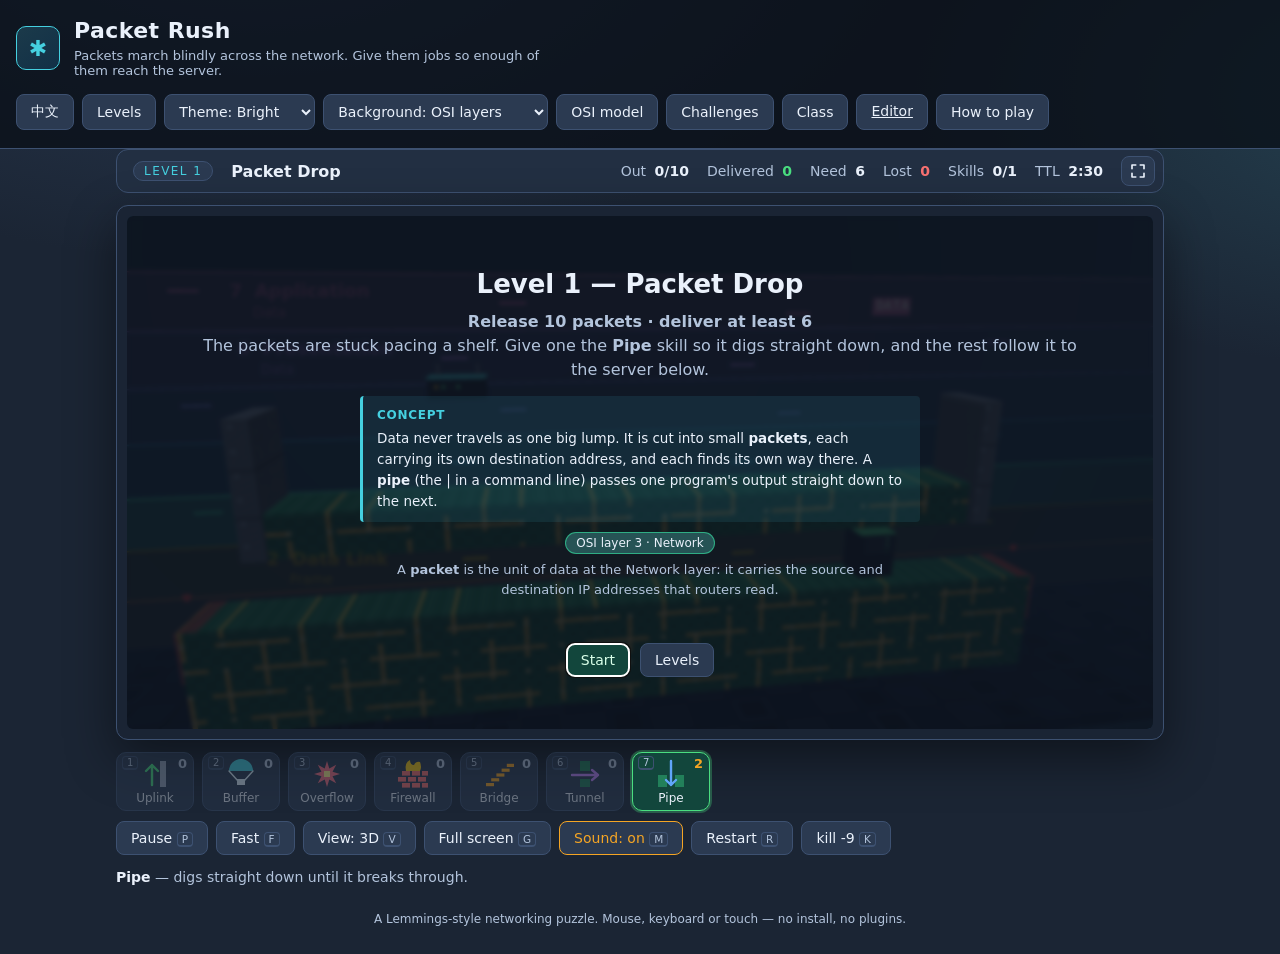
<file: index.html>
<!DOCTYPE html>
<html lang="en">
<head>
<meta charset="UTF-8">
<meta name="viewport" content="width=device-width, initial-scale=1.0, viewport-fit=cover">
<meta name="theme-color" content="#1b2534">
<meta name="mobile-web-app-capable" content="yes">
<meta name="apple-mobile-web-app-capable" content="yes">
<meta name="apple-mobile-web-app-status-bar-style" content="black-translucent">
<meta name="apple-mobile-web-app-title" content="Packet Rush">
<link rel="manifest" href="manifest.webmanifest">
<link rel="icon" href="icons/icon.svg" type="image/svg+xml">
<link rel="apple-touch-icon" href="icons/icon-180.png">
<title>Packet Rush — guide the packets to the server</title>
<link rel="stylesheet" href="css/base.css">
<link rel="stylesheet" href="css/game.css">
</head>
<body>

<header class="topbar">
  <div class="brand">
    <span class="logo">&#10033;</span>
    <div>
      <h1 data-t="app.title">Packet Rush</h1>
      <p data-t="app.tagline">Packets march blindly across the network. Give them jobs so enough of them reach the server.</p>
    </div>
  </div>
  <div class="topbar-actions">
    <button id="btn-lang" class="btn" title="Language / 语言">中文</button>
    <button id="btn-levels" class="btn" data-t="btn.levels">Levels</button>
    <label class="sr-only" for="theme-pick" data-t="theme.label">Theme</label>
    <select id="theme-pick" class="theme-pick" title="Theme">
      <option value="bright">Bright</option>
      <option value="dark">Dark</option>
      <option value="soft">Soft</option>
      <option value="energy">Energy</option>
      <option value="excited">Excited</option>
    </select>
    <label class="sr-only" for="backdrop-pick" data-t="bg.label">Background</label>
    <select id="backdrop-pick" class="theme-pick" title="Background">
      <option value="osi">OSI layers</option>
      <option value="tcpip">TCP/IP layers</option>
      <option value="datacentre">Data centre</option>
    </select>
    <button id="btn-osi" class="btn" data-t="btn.osi">OSI model</button>
    <button id="btn-challenges" class="btn" data-t="btn.challenges">Challenges</button>
    <button id="btn-class" class="btn" data-t="btn.class">Class</button>
    <a class="btn" href="editor.html" data-t="btn.editor">Editor</a>
    <button id="btn-help" class="btn" data-t="btn.help">How to play</button>
  </div>
</header>

<main class="rush">
  <div class="hud">
    <span id="hud-level" class="pill">Level 1</span>
    <strong id="hud-name" class="hud-name"></strong>
    <span class="hud-stat"><span data-t="hud.out">Out</span> <b id="hud-out">0</b></span>
    <span class="hud-stat"><span data-t="hud.in">Delivered</span> <b id="hud-in">0</b></span>
    <span class="hud-stat"><span data-t="hud.need">Need</span> <b id="hud-need">0</b></span>
    <span class="hud-stat"><span data-t="hud.lost">Lost</span> <b id="hud-lost">0</b></span>
    <span class="hud-stat"><span data-t="hud.skills">Skills</span> <b id="hud-skills">0</b></span>
    <span class="hud-stat" id="hud-resent-box" hidden><span data-t="hud.resent">Resent</span> <b id="hud-resent">0</b></span>
    <span class="hud-stat" id="hud-server-box" hidden><span data-t="hud.server">Server</span> <b id="hud-server">online</b></span>
    <span class="hud-stat"><span data-t="hud.ttl">TTL</span> <b id="hud-ttl">0:00</b></span>
    <button id="btn-full-hud" class="hud-full" type="button" title="Full screen" aria-label="Full screen">
      <svg viewBox="0 0 24 24" aria-hidden="true"><path class="fs-enter" d="M4 9V4h5M15 4h5v5M20 15v5h-5M9 20H4v-5"/><path class="fs-exit" d="M9 4v5H4M20 9h-5V4M15 20v-5h5M4 15h5v5"/></svg>
    </button>
  </div>

  <section class="stage rush-stage">
    <div id="viewport" class="viewport">
      <canvas id="world" width="800" height="400" aria-label="game world"></canvas>
      <canvas id="world3d" class="layer" width="800" height="400" aria-hidden="true" hidden></canvas>
      <canvas id="fx" class="layer fx" width="800" height="400" aria-hidden="true" hidden></canvas>
    </div>
    <div id="overlay" class="overlay hidden">
      <div class="overlay-card">
        <h2 id="ov-title"></h2>
        <p id="ov-goal"></p>
        <div id="ov-note" class="ov-note"></div>
        <div id="ov-osi" class="ov-osi"></div>
        <div id="ov-quiz" class="ov-quiz"></div>
        <p id="ov-stars" class="ov-stars" aria-live="polite"></p>
        <div id="ov-stats" class="ov-stats"></div>
        <div class="overlay-buttons">
          <button id="ov-primary" class="btn btn-primary"></button>
          <button id="ov-secondary" class="btn"></button>
        </div>
      </div>
    </div>
  </section>

  <div class="toolbar">
    <div id="skills" class="skills"></div>
    <div class="controls">
      <button id="btn-pause" class="btn ctl"><span data-t="ctl.pause">Pause</span> <kbd>P</kbd></button>
      <button id="btn-fast" class="btn ctl" aria-pressed="false"><span data-t="ctl.fast">Fast</span> <kbd>F</kbd></button>
      <button id="btn-view" class="btn ctl"><span>View: 3D</span> <kbd>V</kbd></button>
      <button id="btn-full" class="btn ctl" aria-pressed="false"><span data-t="ctl.full">Full screen</span> <kbd>G</kbd></button>
      <button id="btn-sound" class="btn ctl" aria-pressed="true"><span>Sound: on</span> <kbd>M</kbd></button>
      <span id="rate-box" class="rate-box" hidden>
        <button id="btn-rate-down" class="btn ctl" aria-label="Release slower">−</button>
        <span class="rate-read"><span data-t="ctl.rate">Rate</span> <b id="rate-val">1.0s</b></span>
        <button id="btn-rate-up" class="btn ctl" aria-label="Release faster">+</button>
      </span>
      <button id="btn-restart" class="btn ctl"><span data-t="ctl.restart">Restart</span> <kbd>R</kbd></button>
      <button id="btn-nuke" class="btn ctl nuke"><span data-t="ctl.nuke">kill -9</span> <kbd>K</kbd></button>
    </div>
  </div>

  <p id="skill-note" class="skill-note"></p>
  <p id="rotate-hint" class="rotate-hint" data-t="mobile.rotate">Turn your phone sideways for a bigger board.</p>
</main>

<dialog id="levels-dialog">
  <h2 data-t="levels.title">Levels</h2>
  <p class="muted" data-t="levels.sub">Deliver enough packets to unlock the next network.</p>
  <div id="daily" class="daily"></div>
  <div class="level-tabs" role="tablist">
    <button id="tab-layers" class="btn level-tab" role="tab" data-t="levels.byLayer">By OSI layer</button>
    <button id="tab-order" class="btn level-tab" role="tab" data-t="levels.inOrder">In order</button>
    <button id="tab-challenges" class="btn level-tab" role="tab" data-t="levels.challenges">Challenge Pack</button>
  </div>
  <div id="level-list" class="level-list"></div>
  <form method="dialog"><button class="btn" data-t="btn.close">Close</button></form>
</dialog>

<dialog id="osi-dialog" class="osi-dialog">
  <h2 data-t="osi.title">The OSI model</h2>
  <p class="muted" data-t="osi.sub">Seven layers, each with one job. Data travels down the stack to be sent and back up to be received.</p>
  <ol id="osi-stack" class="osi-stack"></ol>
  <div id="osi-extra" class="osi-extra"></div>
  <h3 class="osi-h3" data-t="tcpip.title">The TCP/IP model</h3>
  <div class="tcpip-wrap"><table id="tcpip-table" class="tcpip-table"></table></div>
  <div id="tcpip-extra" class="osi-extra"></div>
  <div class="osi-source"><span data-t="osi.source">Background reading:</span><ul id="osi-links"></ul></div>
  <form method="dialog"><button class="btn" data-t="btn.close">Close</button></form>
</dialog>

<dialog id="class-dialog" class="class-dialog">
  <h2 data-t="class.title">Classroom</h2>
  <p class="muted" data-t="class.sub">Enter your name and the class code your teacher gave you. When your teacher asks, copy your result code and send it to them — no account, nothing uploaded.</p>
  <div class="class-form">
    <label for="student-name"><span data-t="class.name">Your name</span><input id="student-name" autocomplete="name" maxlength="40"></label>
    <label for="class-code"><span data-t="class.code">Class code</span><input id="class-code" autocomplete="off" maxlength="20"></label>
  </div>
  <div id="class-summary" class="class-summary"></div>
  <label class="code-label" for="result-code" data-t="class.result">Your result code</label>
  <textarea id="result-code" class="result-code" rows="3" readonly></textarea>
  <div class="class-actions">
    <button id="btn-copy-code" class="btn btn-primary" data-t="class.copy">Copy result code</button>
    <a class="btn" href="teacher.html" data-t="class.teacher">Teacher page</a>
    <form method="dialog"><button class="btn" data-t="btn.close">Close</button></form>
  </div>
  <p id="copy-note" class="muted copy-note"></p>
</dialog>

<dialog id="help-dialog">
  <h2 data-t="help.title">How to play</h2>
  <p data-th="help.p1"></p>
  <p data-th="help.p2"></p>
  <p data-th="help.p3"></p>
  <p data-th="help.p4"></p>
  <div id="help-skills" class="help-skills"></div>
  <form method="dialog"><button class="btn" data-t="btn.close">Close</button></form>
</dialog>

<footer class="foot" data-t="foot.text">
  A Lemmings-style networking puzzle. Mouse, keyboard or touch &mdash; no install, no plugins.
</footer>

<script src="js/engine.js"></script>
<script src="js/levels.js"></script>
<script src="js/challenges.js"></script>
<script src="js/backdrop.js"></script>
<script src="js/layers.js"></script>
<script src="js/classroom.js"></script>
<script src="js/codec.js"></script>
<script src="js/render3d.js"></script>
<script src="js/main.js"></script>
</body>
</html>
</file>
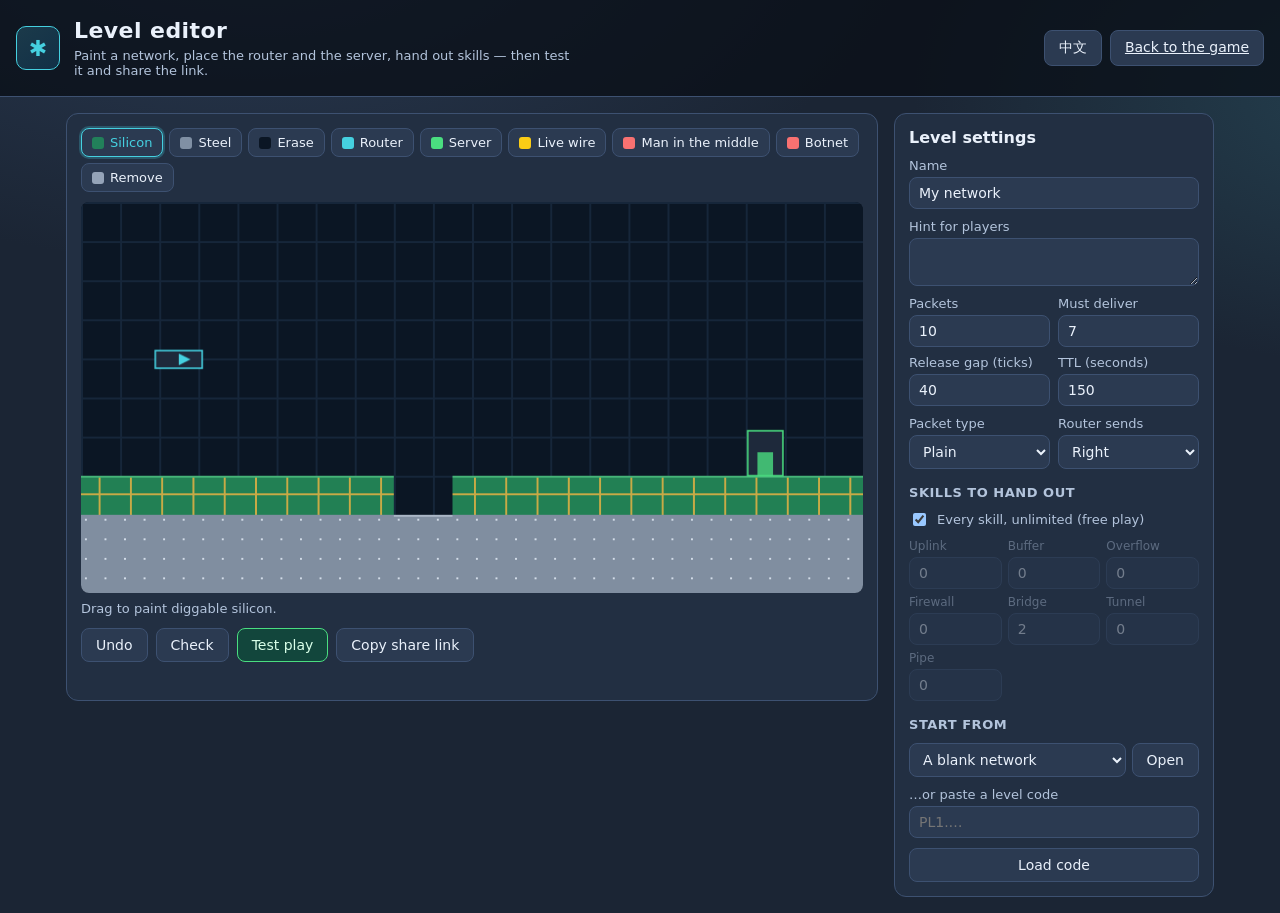
<file: editor.html>
<!DOCTYPE html>
<html lang="en">
<head>
<meta charset="UTF-8">
<meta name="viewport" content="width=device-width, initial-scale=1.0, viewport-fit=cover">
<title>Packet Rush — level editor</title>
<link rel="stylesheet" href="css/base.css">
<link rel="stylesheet" href="css/game.css">
<link rel="stylesheet" href="css/editor.css">
</head>
<body class="rush-bright">

<header class="topbar">
  <div class="brand">
    <span class="logo">&#10033;</span>
    <div>
      <h1 data-e="title">Level editor</h1>
      <p data-e="tagline">Paint a network, place the router and the server, hand out skills — then test it and share the link.</p>
    </div>
  </div>
  <div class="topbar-actions">
    <button id="btn-lang" class="btn">中文</button>
    <a class="btn" href="index.html" data-e="back">Back to the game</a>
  </div>
</header>

<main class="editor">
  <section class="ed-stage">
    <div id="tools" class="ed-tools" role="toolbar"></div>
    <canvas id="ed-canvas" width="800" height="400" aria-label="level canvas"></canvas>
    <p id="ed-hint" class="ed-hint"></p>
    <div class="ed-actions">
      <button id="btn-undo" class="btn" data-e="undo">Undo</button>
      <button id="btn-check" class="btn" data-e="check">Check</button>
      <button id="btn-test" class="btn btn-primary" data-e="test">Test play</button>
      <button id="btn-share" class="btn" data-e="share">Copy share link</button>
    </div>
    <ul id="ed-report" class="ed-report"></ul>
    <p id="ed-note" class="ed-note"></p>
  </section>

  <aside class="ed-panel">
    <h2 data-e="settings">Level settings</h2>
    <label><span data-e="name">Name</span><input id="f-name" maxlength="40"></label>
    <label><span data-e="goal">Hint for players</span><textarea id="f-goal" rows="2" maxlength="400"></textarea></label>
    <div class="ed-grid">
      <label><span data-e="count">Packets</span><input id="f-count" type="number" min="1" max="40"></label>
      <label><span data-e="need">Must deliver</span><input id="f-need" type="number" min="1" max="40"></label>
      <label><span data-e="rate">Release gap (ticks)</span><input id="f-rate" type="number" min="10" max="200"></label>
      <label><span data-e="ttl">TTL (seconds)</span><input id="f-ttl" type="number" min="10" max="600"></label>
    </div>
    <div class="ed-grid">
      <label><span data-e="types">Packet type</span>
        <select id="f-types">
          <option value="" data-e="tPlain">Plain</option>
          <option value="T" data-e="tTcp">TCP only</option>
          <option value="U" data-e="tUdp">UDP only</option>
          <option value="TU" data-e="tMix">TCP + UDP</option>
        </select>
      </label>
      <label><span data-e="dir">Router sends</span>
        <select id="f-dir">
          <option value="1" data-e="right">Right</option>
          <option value="-1" data-e="left">Left</option>
        </select>
      </label>
    </div>
    <h3 data-e="skills">Skills to hand out</h3>
    <label class="ed-check"><input id="f-unlimited" type="checkbox"> <span data-e="unlimited">Every skill, unlimited (free play)</span></label>
    <div id="f-skills" class="ed-skills"></div>
    <div id="f-botnet" class="ed-botnet" hidden>
      <h3 data-e="botnet">Botnet</h3>
      <div class="ed-grid">
        <label><span data-e="junk">Junk packets</span><input id="f-bcount" type="number" min="1" max="60"></label>
        <label><span data-e="jrate">Junk gap (ticks)</span><input id="f-brate" type="number" min="10" max="200"></label>
      </div>
      <label class="ed-check"><input id="f-filter" type="checkbox"> <span data-e="filter">Firewalls drop junk only</span></label>
    </div>
    <h3 data-e="load">Start from</h3>
    <div class="ed-load">
      <select id="f-start"></select>
      <button id="btn-start" class="btn" data-e="open">Open</button>
    </div>
    <label><span data-e="paste">…or paste a level code</span><input id="f-code" placeholder="PL1.…" spellcheck="false"></label>
    <button id="btn-load" class="btn" data-e="loadCode">Load code</button>
  </aside>
</main>

<script src="js/engine.js"></script>
<script src="js/levels.js"></script>
<script src="js/codec.js"></script>
<script src="js/editor.js"></script>
</body>
</html>
</file>
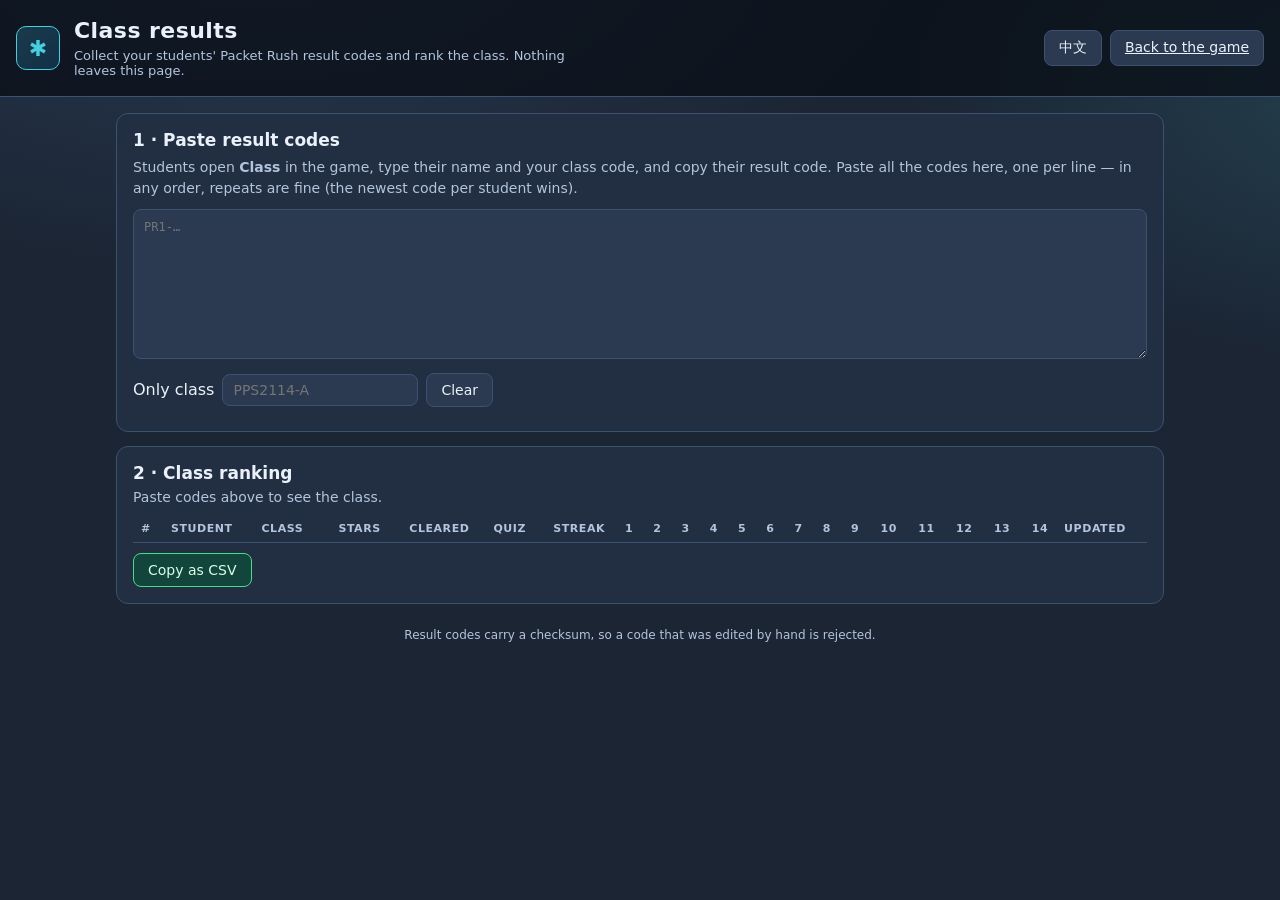
<file: teacher.html>
<!DOCTYPE html>
<html lang="en">
<head>
<meta charset="UTF-8">
<meta name="viewport" content="width=device-width, initial-scale=1.0, viewport-fit=cover">
<title>Packet Rush — class results</title>
<link rel="stylesheet" href="css/base.css">
<link rel="stylesheet" href="css/game.css">
<style>
  .teacher { max-width: 1080px; margin: 0 auto; padding: 16px; display: grid; gap: 14px; }
  .teacher section { background: var(--panel); border: 1px solid var(--line); border-radius: var(--radius); padding: 16px; min-width: 0; }
  .teacher h2 { font-size: 17px; margin-bottom: 6px; }
  .teacher p { color: var(--muted); font-size: 14px; line-height: 1.5; margin: 0 0 10px; }
  #codes { width: 100%; min-height: 150px; font: 12px ui-monospace, "SFMono-Regular", Menlo, monospace; color: var(--text);
    background: var(--panel-2); border: 1px solid var(--line); border-radius: 8px; padding: 10px; resize: vertical; }
  #codes:focus, #filter:focus { outline: none; border-color: var(--cyan); }
  .row { display: flex; flex-wrap: wrap; gap: 8px; align-items: center; margin-top: 10px; }
  #filter { font: inherit; font-size: 14px; color: var(--text); background: var(--panel-2); border: 1px solid var(--line); border-radius: 8px; padding: 7px 10px; }
  .table-wrap { overflow-x: auto; }
  table { width: 100%; border-collapse: collapse; font-size: 13px; }
  th, td { padding: 7px 8px; border-bottom: 1px solid var(--line); text-align: left; white-space: nowrap; }
  th { font-size: 11px; letter-spacing: .05em; text-transform: uppercase; color: var(--muted); font-weight: 600; }
  td.num, th.num { text-align: right; font-variant-numeric: tabular-nums; }
  td.lv { text-align: center; color: var(--amber); letter-spacing: 1px; }
  td.lv.zero { color: var(--line); }
  .rank { color: var(--muted); }
  .problems { color: var(--red); font-size: 13px; margin: 8px 0 0; padding-left: 18px; }
  .summary { display: flex; flex-wrap: wrap; gap: 8px 22px; font-size: 14px; color: var(--muted); margin-bottom: 10px; }
  .summary b { color: var(--text); }
  #csv-note { font-size: 13px; color: var(--muted); }
</style>
</head>
<body class="rush-bright">

<header class="topbar">
  <div class="brand">
    <span class="logo">&#10033;</span>
    <div>
      <h1 data-t="t.title">Class results</h1>
      <p data-t="t.tagline">Collect your students' Packet Rush result codes and rank the class. Nothing leaves this page.</p>
    </div>
  </div>
  <div class="topbar-actions">
    <button id="btn-lang" class="btn">中文</button>
    <a class="btn" href="index.html" data-t="t.back">Back to the game</a>
  </div>
</header>

<main class="teacher">
  <section>
    <h2 data-t="t.pasteTitle">1 · Paste result codes</h2>
    <p data-t="t.pasteText">Students open <b>Class</b> in the game, type their name and your class code, and copy their result code. Paste all the codes here, one per line — in any order, repeats are fine (the newest code per student wins).</p>
    <textarea id="codes" spellcheck="false" placeholder="PR1-…"></textarea>
    <div class="row">
      <label for="filter" data-t="t.filter">Only class</label>
      <input id="filter" placeholder="PPS2114-A" maxlength="20">
      <button id="btn-clear" class="btn" data-t="t.clear">Clear</button>
    </div>
    <ul id="problems" class="problems"></ul>
  </section>

  <section>
    <h2 data-t="t.tableTitle">2 · Class ranking</h2>
    <div id="summary" class="summary"></div>
    <div class="table-wrap"><table id="table"></table></div>
    <div class="row">
      <button id="btn-csv" class="btn btn-primary" data-t="t.csv">Copy as CSV</button>
      <span id="csv-note"></span>
    </div>
  </section>
</main>

<footer class="foot" data-t="t.foot">Result codes carry a checksum, so a code that was edited by hand is rejected.</footer>

<script src="js/levels.js"></script>
<script src="js/classroom.js"></script>
<script>
const T = {
  en: {
    "t.title": "Class results", "t.tagline": "Collect your students' Packet Rush result codes and rank the class. Nothing leaves this page.",
    "t.back": "Back to the game", "t.pasteTitle": "1 · Paste result codes",
    "t.pasteText": "Students open <b>Class</b> in the game, type their name and your class code, and copy their result code. Paste all the codes here, one per line — in any order, repeats are fine (the newest code per student wins).",
    "t.filter": "Only class", "t.clear": "Clear", "t.tableTitle": "2 · Class ranking", "t.csv": "Copy as CSV",
    "t.foot": "Result codes carry a checksum, so a code that was edited by hand is rejected.",
    "t.rank": "#", "t.name": "Student", "t.class": "Class", "t.stars": "Stars", "t.cleared": "Cleared", "t.quiz": "Quiz", "t.streak": "Streak", "t.updated": "Updated",
    "t.students": "Students", "t.avgStars": "Average stars", "t.avgQuiz": "Average quiz", "t.none": "Paste codes above to see the class.",
    "t.line": "Line {n}: {error}", "t.copied": "Copied — paste into a spreadsheet.", "t.copyFail": "Could not copy automatically."
  },
  zh: {
    "t.title": "班级成绩", "t.tagline": "收集学生的数据包大冲关成绩码并为全班排名。所有数据都只留在本页面。",
    "t.back": "返回游戏", "t.pasteTitle": "1 · 粘贴成绩码",
    "t.pasteText": "学生在游戏中打开<b>班级</b>，输入名字和你的班级代码，然后复制成绩码。把所有成绩码粘贴到这里，每行一个 —— 顺序不限，可以重复（每位学生以最新的成绩码为准）。",
    "t.filter": "仅显示班级", "t.clear": "清空", "t.tableTitle": "2 · 班级排名", "t.csv": "复制为 CSV",
    "t.foot": "成绩码带有校验和，手动修改过的成绩码会被拒绝。",
    "t.rank": "#", "t.name": "学生", "t.class": "班级", "t.stars": "星星", "t.cleared": "通关", "t.quiz": "测验", "t.streak": "连续", "t.updated": "更新时间",
    "t.students": "学生人数", "t.avgStars": "平均星星", "t.avgQuiz": "平均测验", "t.none": "在上方粘贴成绩码即可查看全班成绩。",
    "t.line": "第 {n} 行：{error}", "t.copied": "已复制 —— 可粘贴到电子表格。", "t.copyFail": "无法自动复制。"
  }
};
const store = {
  get(k, d) { try { const v = localStorage.getItem(k); return v === null ? d : v; } catch (e) { return d; } },
  set(k, v) { try { localStorage.setItem(k, v); } catch (e) { /* storage disabled */ } }
};
let lang = store.get("bitbuilder.lang", (navigator.language || "en").toLowerCase().startsWith("zh") ? "zh" : "en");
const t = (k, v) => { let s = T[lang][k] || T.en[k] || k; if (v) for (const [a, b] of Object.entries(v)) s = s.split("{" + a + "}").join(b); return s; };
const el = id => document.getElementById(id);
const esc = s => String(s).replace(/[&<>"]/g, c => ({ "&": "&amp;", "<": "&lt;", ">": "&gt;", '"': "&quot;" })[c]);
if (store.get("bitbuilder.theme", "bright") === "dark") document.body.className = "rush-dark";
let rows = [];

function build() {
  const lines = el("codes").value.split(/\s+/).map(s => s.trim()).filter(Boolean);
  const want = el("filter").value.trim().toUpperCase();
  const problems = [], latest = new Map();
  lines.forEach((line, i) => {
    const r = readResultCode(line, PACKET_LEVELS);
    if (r.error) { problems.push(t("t.line", { n: i + 1, error: r.error })); return; }
    if (want && r.cls !== want) return;
    const key = r.name.trim().toLowerCase() + "|" + r.cls;
    if (!latest.has(key) || latest.get(key).when < r.when) latest.set(key, r);
  });
  rows = rankRecords([...latest.values()]);
  el("problems").innerHTML = problems.map(p => `<li>${esc(p)}</li>`).join("");
  const n = rows.length;
  el("summary").innerHTML = n ? `<span>${t("t.students")} <b>${n}</b></span>`
    + `<span>${t("t.avgStars")} <b>${(rows.reduce((a, r) => a + r.stars, 0) / n).toFixed(1)}/${rows[0].maxStars}</b></span>`
    + `<span>${t("t.avgQuiz")} <b>${Math.round(100 * rows.reduce((a, r) => a + (r.quizAsked ? r.quizRight / r.quizAsked : 0), 0) / n)}%</b></span>`
    : `<span>${t("t.none")}</span>`;
  const head = `<thead><tr><th>${t("t.rank")}</th><th>${t("t.name")}</th><th>${t("t.class")}</th><th class="num">${t("t.stars")}</th>`
    + `<th class="num">${t("t.cleared")}</th><th class="num">${t("t.quiz")}</th><th class="num">${t("t.streak")}</th>`
    + PACKET_LEVELS.map((l, i) => `<th class="num" title="${esc(l.name[lang] || l.name.en)}">${i + 1}</th>`).join("")
    + `<th>${t("t.updated")}</th></tr></thead>`;
  const body = rows.map((r, i) => `<tr><td class="rank">${i + 1}</td><td>${esc(r.name)}</td><td>${esc(r.cls)}</td>`
    + `<td class="num">${r.stars}</td><td class="num">${r.cleared}/${PACKET_LEVELS.length}</td>`
    + `<td class="num">${r.quizRight}/${r.quizAsked}</td><td class="num">${r.streak}</td>`
    + r.perLevel.map(s => `<td class="lv${s ? "" : " zero"}">${s ? "★".repeat(s) : "·"}</td>`).join("")
    + `<td>${r.when ? new Date(r.when * 1000).toLocaleString() : ""}</td></tr>`).join("");
  el("table").innerHTML = head + "<tbody>" + body + "</tbody>";
  store.set("packetrush.teacher", JSON.stringify({ codes: el("codes").value, filter: el("filter").value }));
}

function applyText() {
  document.documentElement.lang = lang === "zh" ? "zh-CN" : "en";
  for (const n of document.querySelectorAll("[data-t]")) n.innerHTML = t(n.dataset.t);
  el("btn-lang").textContent = lang === "zh" ? "EN" : "中文";
  document.title = t("t.title") + " — Packet Rush";
  build();
}

el("codes").addEventListener("input", build);
el("filter").addEventListener("input", build);
el("btn-clear").onclick = () => { el("codes").value = ""; build(); };
el("btn-lang").onclick = () => { lang = lang === "zh" ? "en" : "zh"; store.set("bitbuilder.lang", lang); applyText(); };
el("btn-csv").onclick = () => {
  const csv = [["rank", "name", "class", "stars", "cleared", "quiz_right", "quiz_asked", "streak", ...PACKET_LEVELS.map(l => l.id)].join(",")]
    .concat(rows.map((r, i) => [i + 1, `"${r.name.replace(/"/g, '""')}"`, r.cls, r.stars, r.cleared, r.quizRight, r.quizAsked, r.streak, ...r.perLevel].join(",")))
    .join("\n");
  try { navigator.clipboard.writeText(csv).then(() => { el("csv-note").textContent = t("t.copied"); }, () => { el("csv-note").textContent = t("t.copyFail"); }); }
  catch (e) { el("csv-note").textContent = t("t.copyFail"); }
};
try { const saved = JSON.parse(store.get("packetrush.teacher", "")); el("codes").value = saved.codes || ""; el("filter").value = saved.filter || ""; } catch (e) { /* first visit */ }
applyText();
</script>
</body>
</html>
</file>
<file: css/base.css>
:root {
  /* bright is the default; body.theme-dark below restores the original night look */
  --bg: #1b2534;
  --panel: #222f42;
  --panel-2: #2b3a51;
  --line: #3d5171;
  --text: #eaf1fb;
  --muted: #b3c4dc;
  --cyan: #45d0e0;
  --green: #4ade80;
  --amber: #f5a524;
  --red: #f87171;
  --radius: 12px;
}

* { box-sizing: border-box; }

body {
  margin: 0;
  background:
    radial-gradient(1100px 600px at 20% -10%, #2b3c55 0%, transparent 60%),
    radial-gradient(900px 500px at 110% 10%, #24404f 0%, transparent 55%),
    var(--bg);
  color: var(--text);
  font-family: ui-sans-serif, system-ui, "Segoe UI", Roboto, sans-serif;
  min-height: 100vh;
}

h1, h2, h3 { margin: 0; line-height: 1.2; }
kbd {
  font: inherit;
  font-size: 0.75em;
  border: 1px solid var(--line);
  border-bottom-width: 2px;
  border-radius: 4px;
  padding: 0 4px;
  color: var(--muted);
}

/* ------------------------------------------------------------------ chrome */
body.theme-dark {
  --bg: #070b12;
  --panel: #101823;
  --panel-2: #16202e;
  --line: #24334a;
  --text: #dbe6f3;
  --muted: #8ea3bd;
  background:
    radial-gradient(1100px 600px at 20% -10%, #142033 0%, transparent 60%),
    radial-gradient(900px 500px at 110% 10%, #10202b 0%, transparent 55%),
    var(--bg);
}
body.theme-dark .stage { background: #0a0f18; }
body.theme-dark #board { background: #05080d; }

.topbar {
  display: flex;
  flex-wrap: wrap;
  gap: 16px;
  align-items: center;
  justify-content: space-between;
  padding: 18px clamp(16px, 4vw, 40px);
  border-bottom: 1px solid var(--line);
  background: rgba(9, 14, 22, 0.75);
}
.brand { display: flex; gap: 14px; align-items: center; }
.logo {
  display: grid;
  place-items: center;
  width: 44px; height: 44px;
  border-radius: 10px;
  background: linear-gradient(140deg, #1b3a4a, #123047);
  border: 1px solid var(--cyan);
  color: var(--cyan);
  font-size: 22px;
}
.topbar h1 { font-size: 22px; letter-spacing: 0.02em; }
.topbar p { margin: 4px 0 0; color: var(--muted); font-size: 13px; max-width: 60ch; }
.topbar-actions { display: flex; gap: 8px; flex-wrap: wrap; }

.btn {
  font: inherit;
  font-size: 14px;
  color: var(--text);
  background: var(--panel-2);
  border: 1px solid var(--line);
  border-radius: 8px;
  padding: 8px 14px;
  cursor: pointer;
  transition: border-color .15s, background .15s, transform .05s;
}
.btn:hover { border-color: var(--cyan); background: #1b2838; }
.btn:active { transform: translateY(1px); }
.btn-primary { background: #12463c; border-color: var(--green); color: #d9ffe9; }
.btn-primary:hover { background: #15594b; border-color: var(--green); }

/* ------------------------------------------------------------------- stage */
.shell {
  display: grid;
  grid-template-columns: minmax(320px, 560px) minmax(260px, 340px);
  gap: 22px;
  justify-content: center;
  align-items: start;
  padding: 22px clamp(12px, 3vw, 40px);
}
.stage {
  position: relative;
  background: #1a2434;
  border: 1px solid var(--line);
  border-radius: var(--radius);
  padding: 10px;
  box-shadow: 0 18px 50px rgba(0, 0, 0, .45);
}
#board {
  display: block;
  width: 100%;
  height: auto;
  aspect-ratio: 1 / 1;
  image-rendering: auto;
  border-radius: 6px;
  background: #1a2434;
  touch-action: none;
}

.overlay {
  position: absolute;
  inset: 10px;
  display: grid;
  place-items: center;
  overflow-y: auto;
  background: rgba(12, 18, 28, .86);
  border-radius: 6px;
  backdrop-filter: blur(2px);
}
.overlay.hidden { display: none; }
.overlay-card {
  text-align: center;
  padding: 20px;
  max-width: 92%;
  max-height: 100%;
  overflow-y: auto;
}
.overlay-card h2 { font-size: 26px; margin-bottom: 10px; }
.overlay-card p { color: var(--muted); margin: 0 0 14px; line-height: 1.5; }
.ov-stats {
  display: flex;
  gap: 18px;
  justify-content: center;
  margin-bottom: 16px;
  color: var(--text);
  font-size: 14px;
  flex-wrap: wrap;
}
.ov-stats b { color: var(--cyan); }
.overlay-buttons { display: flex; gap: 10px; justify-content: center; flex-wrap: wrap; }

/* ------------------------------------------------------------------- panel */
.panel {
  background: var(--panel);
  border: 1px solid var(--line);
  border-radius: var(--radius);
  padding: 18px;
  display: grid;
  gap: 16px;
  align-content: start;
}
.panel-head { display: grid; gap: 6px; }
.pill {
  justify-self: start;
  font-size: 11px;
  letter-spacing: .12em;
  text-transform: uppercase;
  color: var(--cyan);
  border: 1px solid #1d4653;
  background: #0e2530;
  border-radius: 999px;
  padding: 3px 10px;
}
.panel h2 { font-size: 19px; }

.gauges { display: grid; grid-template-columns: repeat(3, 1fr); gap: 8px; }
.gauge {
  background: var(--panel-2);
  border: 1px solid var(--line);
  border-radius: 10px;
  padding: 8px 10px;
  display: grid;
  gap: 2px;
}
.gauge-label { font-size: 11px; color: var(--muted); text-transform: uppercase; letter-spacing: .08em; }
.gauge strong { font-size: 18px; font-variant-numeric: tabular-nums; }
.gauge.warn strong { color: var(--red); }

.socket-state {
  font-size: 13px;
  padding: 8px 10px;
  border-radius: 8px;
  border: 1px dashed var(--line);
  color: var(--muted);
}
.socket-state.ready {
  border-style: solid;
  border-color: var(--green);
  color: #c9ffe0;
  background: #0f2e22;
}

.belt h3, .hint-box h3 {
  font-size: 11px;
  letter-spacing: .12em;
  text-transform: uppercase;
  color: var(--muted);
  margin-bottom: 8px;
}
.inventory { display: flex; flex-wrap: wrap; gap: 8px; }
.inventory .empty { color: var(--muted); font-size: 13px; }
.chip {
  display: flex;
  align-items: center;
  gap: 6px;
  font-size: 12px;
  background: var(--panel-2);
  border: 1px solid var(--line);
  border-radius: 999px;
  padding: 4px 10px 4px 4px;
}
.chip canvas { width: 22px; height: 22px; }
.chip b { color: var(--cyan); }

.hint-box {
  background: var(--panel-2);
  border: 1px solid var(--line);
  border-left: 3px solid var(--cyan);
  border-radius: 8px;
  padding: 10px 12px;
}
.hint-box p { margin: 0; font-size: 13px; line-height: 1.5; color: var(--text); }
.hint-box.live { border-left-color: var(--amber); background: #21201a; }

.toast {
  margin: 0;
  min-height: 18px;
  font-size: 13px;
  color: var(--green);
  transition: opacity .3s;
}
.panel-buttons { display: flex; gap: 8px; }
.panel-buttons .btn { flex: 1; }

/* --------------------------------------------------------------- touch pad */
.dpad { display: none; justify-content: center; padding: 2px 0 4px; }
.dpad-row { display: flex; gap: 10px; }
.dpad-btn {
  width: 62px; height: 62px;
  font-size: 20px;
  color: var(--text);
  background: var(--panel-2);
  border: 1px solid var(--line);
  border-radius: 12px;
  cursor: pointer;
  touch-action: manipulation;
}
.dpad-btn:active { background: #22344a; }

/* ---------------------------------------------------------------- dialogs */
dialog {
  border: 1px solid var(--line);
  border-radius: var(--radius);
  background: var(--panel);
  color: var(--text);
  max-width: 640px;
  width: calc(100% - 32px);
  padding: 22px;
}
dialog::backdrop { background: rgba(4, 7, 12, .72); }
dialog h2 { margin-bottom: 8px; }
dialog p { color: var(--muted); line-height: 1.55; font-size: 14px; }
dialog p strong { color: var(--text); }
.muted { color: var(--muted); }

.level-list { display: grid; grid-template-columns: repeat(auto-fill, minmax(150px, 1fr)); gap: 10px; margin: 14px 0 18px; }
.level-card {
  text-align: left;
  background: var(--panel-2);
  border: 1px solid var(--line);
  border-radius: 10px;
  padding: 10px 12px;
  cursor: pointer;
  color: var(--text);
  font: inherit;
}
.level-card:hover:not(:disabled) { border-color: var(--cyan); }
.level-card:disabled { opacity: .45; cursor: not-allowed; }
.level-card .n { font-size: 11px; color: var(--muted); letter-spacing: .1em; text-transform: uppercase; }
.level-card .t { display: block; font-size: 14px; margin: 2px 0 4px; }
.level-card .best { font-size: 11px; color: var(--green); }

.legend { display: grid; grid-template-columns: repeat(auto-fill, minmax(190px, 1fr)); gap: 10px; margin: 16px 0; }
.legend-item { display: flex; gap: 10px; align-items: center; font-size: 12.5px; }
.legend-item canvas { width: 34px; height: 34px; border-radius: 6px; flex: none; }
.legend-item span b { display: block; color: var(--text); }
.legend-item span { color: var(--muted); line-height: 1.35; }

.foot {
  text-align: center;
  color: var(--muted);
  font-size: 12px;
  padding: 8px 16px 28px;
}

@media (max-width: 900px) {
  .shell { grid-template-columns: minmax(0, 560px); }
  .dpad { display: flex; flex-direction: column; align-items: center; gap: 10px; }
}

/* ------------------------------------------------------------- build spec */
.spec-list { display: grid; gap: 6px; }
.spec-row {
  display: flex;
  align-items: center;
  gap: 8px;
  font-size: 12.5px;
  padding: 3px 8px 3px 3px;
  border: 1px solid var(--line);
  border-radius: 8px;
  background: var(--panel-2);
}
.spec-row canvas { width: 26px; height: 26px; flex: none; }
.spec-row .n { flex: 1; }
.spec-row .q { font-variant-numeric: tabular-nums; color: var(--muted); }
.spec-row.done { border-color: #1f6f4a; background: #10261f; }
.spec-row.done .q { color: var(--green); }
.spec-row.done .n { color: #c9ffe0; }

.toast.bad { color: var(--red); }

/* -------------------------------------------------------- win boot screen */
.boot {
  text-align: left;
  font: 13px/1.5 ui-monospace, SFMono-Regular, Menlo, monospace;
  color: var(--green);
  background: #04120b;
  border: 1px solid #1f6f4a;
  border-radius: 8px;
  padding: 12px 14px;
  margin: 0 auto 14px;
  max-width: 380px;
  min-height: 120px;
  max-height: 34vh;
  white-space: pre-wrap;
  overflow: auto;
}
.boot.hidden { display: none; }
.overlay-card .stars, .stars { margin: 0 0 12px; font-size: 22px; letter-spacing: 4px; color: var(--amber); min-height: 26px; }
.level-card .stars { color: var(--amber); font-size: 13px; letter-spacing: 2px; margin: 0; min-height: 0; }

/* --------------------------------------------------------------- full screen */
body.fs { overflow: hidden; }
body.fs .topbar { padding: 8px clamp(12px, 3vw, 28px); }
body.fs .topbar p { display: none; }
body.fs .topbar h1 { font-size: 17px; }
body.fs .logo { width: 34px; height: 34px; font-size: 17px; }
body.fs .foot { display: none; }
body.fs .shell {
  grid-template-columns: auto minmax(260px, 340px);
  align-items: center;
  justify-content: center;
  gap: 16px;
  padding: 12px clamp(10px, 2vw, 28px);
}
body.fs .stage { padding: 8px; }
body.fs #board {
  width: auto;
  max-width: none;
  height: min(calc(100vh - 116px), calc(100vw - 420px));
}
body.fs .panel { max-height: calc(100vh - 96px); overflow-y: auto; }

@media (max-width: 900px) {
  body.fs { overflow: auto; }
  body.fs .shell { grid-template-columns: minmax(0, 1fr); }
  body.fs #board { height: min(calc(100vh - 300px), calc(100vw - 44px)); }
  body.fs .panel { max-height: none; }
}

/* ------------------------------------------------------- knowledge cards */
.note-box .field-note { font-size: 12.5px; line-height: 1.55; color: var(--muted); }
.field-note.filled {
  color: var(--text);
  background: var(--panel-2);
  border: 1px solid var(--line);
  border-left: 3px solid var(--amber);
  border-radius: 8px;
  padding: 9px 11px;
}
.field-note .fn-head { display: flex; align-items: center; gap: 8px; margin-bottom: 5px; }
.field-note .fn-head canvas { width: 26px; height: 26px; flex: none; }
.field-note .fn-head b { color: var(--amber); font-size: 13px; }

.know-list { display: grid; gap: 16px; margin: 14px 0 18px; max-height: 60vh; overflow-y: auto; }
.know-group h3 {
  font-size: 11px; letter-spacing: .12em; text-transform: uppercase;
  color: var(--cyan); margin-bottom: 8px;
}
.know-row {
  display: flex; gap: 12px; align-items: flex-start;
  padding: 9px 0; border-top: 1px solid var(--line);
}
.know-row canvas { width: 38px; height: 38px; flex: none; }
.know-row .kn { font-size: 13px; }
.know-row .kn b { display: block; color: var(--text); margin-bottom: 3px; }
.know-row .kn span { color: var(--muted); line-height: 1.55; font-size: 12.5px; }

/* ------------------------------------------------------- knowledge check */
.quiz { text-align: left; max-width: 420px; margin: 0 auto 14px; }
.quiz h3 { font-size: 11px; letter-spacing: .12em; text-transform: uppercase; color: var(--cyan); margin-bottom: 8px; }
.quiz .q { font-size: 13px; color: var(--text); line-height: 1.55; margin: 0 0 10px; }
.quiz-options { display: grid; gap: 6px; }
.quiz-options .btn { text-align: left; }
.quiz-options .btn.right { border-color: var(--green); background: #10261f; }
.quiz-options .btn.wrong { border-color: var(--red); background: #2a1414; }
.quiz-verdict { font-size: 12.5px; margin: 10px 0 0; color: var(--muted); }

body.lang-zh .boot { font-family: ui-monospace, "Noto Sans Mono CJK SC", monospace; }
</file>
<file: css/game.css>
/* Packet Rush — layered on top of base.css, which supplies the top bar,
   buttons, dialogs and the overlay. The colours are re-declared here as five
   themes (body.rush-<name>) so the page chrome follows the same palette the
   canvas is drawn with in js/main.js. */

body.rush-bright {
  --bg: #1b2534; --panel: #222f42; --panel-2: #2b3a51; --line: #3d5171;
  --text: #eaf1fb; --muted: #b3c4dc;
  --cyan: #45d0e0; --green: #4ade80; --amber: #f5a524; --red: #f87171;
  --glow-1: #2b3c55; --glow-2: #24404f; --bar: rgba(9, 14, 22, .75); --stage: #1a2434;
  --hover: #1b2838; --primary: #12463c; --primary-hover: #15594b; --primary-text: #d9ffe9;
  --overlay: rgba(12, 18, 28, .86); --backdrop: rgba(4, 7, 12, .72); --logo: linear-gradient(140deg, #1b3a4a, #123047);
  color-scheme: dark;
}
body.rush-dark {
  --bg: #070b12; --panel: #101823; --panel-2: #16202e; --line: #24334a;
  --text: #dbe6f3; --muted: #8ea3bd;
  --cyan: #45d0e0; --green: #4ade80; --amber: #f5a524; --red: #f87171;
  --glow-1: #142033; --glow-2: #10202b; --bar: rgba(4, 7, 12, .8); --stage: #0a0f18;
  --hover: #131d2b; --primary: #0f3a31; --primary-hover: #124a3e; --primary-text: #d9ffe9;
  --overlay: rgba(5, 8, 13, .88); --backdrop: rgba(0, 0, 0, .75); --logo: linear-gradient(140deg, #13303d, #0c2233);
  color-scheme: dark;
}
/* soft: pastel lavender, mint and peach on a pale ground */
body.rush-soft {
  --bg: #f3f0fa; --panel: #ffffff; --panel-2: #f1ecf8; --line: #dcd3ec;
  --text: #3b3552; --muted: #756d8f;
  --cyan: #6f8fe0; --green: #3fa37b; --amber: #d2803f; --red: #d0677a;
  --glow-1: #e6ecff; --glow-2: #fde6ee; --bar: rgba(255, 255, 255, .8); --stage: #ffffff;
  --hover: #ebe6fa; --primary: #dcf3e9; --primary-hover: #cbeedf; --primary-text: #1f5a42;
  --overlay: rgba(250, 248, 255, .9); --backdrop: rgba(60, 50, 90, .35); --logo: linear-gradient(140deg, #e3e9ff, #fbe3ee);
  color-scheme: light;
}
/* energy: deep teal with lime and hot orange */
body.rush-energy {
  --bg: #0c1c28; --panel: #122a3a; --panel-2: #183850; --line: #2a5878;
  --text: #f2faff; --muted: #a6c6dc;
  --cyan: #22d3ee; --green: #a3e635; --amber: #ff8f2e; --red: #ff4d6d;
  --glow-1: #10405a; --glow-2: #3b2a10; --bar: rgba(6, 20, 30, .8); --stage: #0f2433;
  --hover: #163247; --primary: #3a2508; --primary-hover: #4d3109; --primary-text: #ffe2c2;
  --overlay: rgba(8, 22, 32, .88); --backdrop: rgba(2, 10, 16, .75); --logo: linear-gradient(140deg, #ff8f2e, #22d3ee);
  color-scheme: dark;
}
/* excited: neon party, magenta and electric yellow on violet */
body.rush-excited {
  --bg: #170a2b; --panel: #221040; --panel-2: #2e1656; --line: #5a2a8e;
  --text: #fff0fb; --muted: #d4b4ea;
  --cyan: #ff4fd8; --green: #3dfcb4; --amber: #ffe14d; --red: #ff5470;
  --glow-1: #4a1570; --glow-2: #6b1450; --bar: rgba(20, 6, 38, .8); --stage: #1d0c36;
  --hover: #3a1a66; --primary: #4a1150; --primary-hover: #5e1666; --primary-text: #ffe0fa;
  --overlay: rgba(22, 8, 42, .88); --backdrop: rgba(10, 2, 22, .75); --logo: linear-gradient(140deg, #ff4fd8, #ffe14d);
  color-scheme: dark;
}

body[class*="rush-"] {
  background:
    radial-gradient(1100px 600px at 20% -10%, var(--glow-1) 0%, transparent 60%),
    radial-gradient(900px 500px at 110% 10%, var(--glow-2) 0%, transparent 55%),
    var(--bg);
  transition: background-color .3s ease, color .3s ease;
}
body[class*="rush-"] .topbar { background: var(--bar); }
body[class*="rush-"] .logo { background: var(--logo); }
body[class*="rush-"] .stage { background: var(--stage); }
body[class*="rush-"] .overlay { background: var(--overlay); }
body[class*="rush-"] .btn:hover { background: var(--hover); }
body[class*="rush-"] .btn-primary { background: var(--primary); color: var(--primary-text); }
body[class*="rush-"] .btn-primary:hover { background: var(--primary-hover); }
body[class*="rush-"] dialog::backdrop { background: var(--backdrop); }
body.rush-soft .stage { box-shadow: 0 18px 50px rgba(90, 70, 140, .18); }
body.rush-excited .logo { color: #170a2b; }

.theme-pick {
  font: inherit;
  font-size: 14px;
  color: var(--text);
  background: var(--panel-2);
  border: 1px solid var(--line);
  border-radius: 8px;
  padding: 8px 10px;
  cursor: pointer;
}
.theme-pick:hover, .theme-pick:focus-visible { border-color: var(--cyan); outline: none; }
.theme-pick option { background: var(--panel); color: var(--text); }

.rush {
  max-width: 1080px;
  margin: 0 auto;
  padding: 0 16px 16px;
  display: grid;
  gap: 12px;
}

.hud {
  display: flex;
  flex-wrap: wrap;
  align-items: center;
  gap: 8px 18px;
  background: var(--panel);
  border: 1px solid var(--line);
  border-radius: var(--radius);
  padding: 10px 16px;
  font-size: 14px;
}
.hud-name { font-size: 16px; margin-right: auto; }
.hud-stat { color: var(--muted); white-space: nowrap; }
.hud-stat b { color: var(--text); font-variant-numeric: tabular-nums; margin-left: 4px; }
#hud-in { color: var(--green); }
#hud-lost { color: var(--red); }
#hud-resent { color: #93c5fd; }
#hud-server.down { color: var(--red); }
.hud-stat[hidden] { display: none; }
.pill {
  background: var(--panel-2);
  border: 1px solid var(--line);
  border-radius: 999px;
  padding: 2px 10px;
  font-size: 12px;
  color: var(--cyan);
}

.rush-stage { position: relative; padding: 10px; border-radius: var(--radius); }
.viewport { position: relative; }
.viewport .layer {
  position: absolute;
  inset: 0;
  width: 100%;
  height: 100%;
  border-radius: 6px;
}
.viewport .fx { pointer-events: none; }
#world3d { cursor: crosshair; touch-action: none; }
#world3d.orbiting { cursor: grabbing; }
body.view-3d #world { visibility: hidden; }
#world {
  display: block;
  width: 100%;
  height: auto;
  aspect-ratio: 2 / 1;
  border-radius: 6px;
  image-rendering: pixelated;
  cursor: crosshair;
  touch-action: manipulation;
}

.ov-note {
  text-align: left;
  max-width: 560px;
  margin: 0 auto 14px;
  padding: 10px 14px;
  border-left: 3px solid var(--cyan);
  background: color-mix(in srgb, var(--cyan) 10%, transparent);
  border-radius: 4px;
  font-size: 13.5px;
  line-height: 1.55;
  color: var(--text);
}
.ov-note:empty { display: none; }
.ov-note h4 { margin: 0 0 4px; font-size: 12px; letter-spacing: .06em; text-transform: uppercase; color: var(--cyan); }

.toolbar {
  display: flex;
  flex-wrap: wrap;
  gap: 10px;
  justify-content: space-between;
  align-items: stretch;
}
.skills { display: flex; flex-wrap: wrap; gap: 8px; }
.skill {
  position: relative;
  display: grid;
  justify-items: center;
  gap: 2px;
  width: 78px;
  padding: 6px 4px 5px;
  font: inherit;
  font-size: 12px;
  color: var(--text);
  background: var(--panel-2);
  border: 1px solid var(--line);
  border-radius: 10px;
  cursor: pointer;
}
.skill canvas { width: 30px; height: 30px; image-rendering: pixelated; }
.skill .count {
  position: absolute; top: 3px; right: 6px;
  font-weight: 700; font-size: 13px; color: var(--amber);
  font-variant-numeric: tabular-nums;
}
.skill kbd { position: absolute; top: 3px; left: 5px; font-size: 10px; }
.skill:hover { border-color: var(--cyan); }
.skill.selected { border-color: var(--green); background: var(--primary); box-shadow: 0 0 0 2px color-mix(in srgb, var(--green) 30%, transparent); }
.skill.empty { opacity: .38; }
.skill.empty .count { color: var(--muted); }

.controls { display: flex; flex-wrap: wrap; gap: 8px; align-items: center; }
.ctl[aria-pressed="true"] { border-color: var(--amber); color: var(--amber); }
.rate-box { display: inline-flex; align-items: center; gap: 4px; }
.rate-box[hidden] { display: none; }
.rate-box .ctl { min-width: 34px; font-size: 16px; font-weight: 700; padding-left: 8px; padding-right: 8px; }
.rate-read { font-size: 12px; color: var(--muted); text-align: center; line-height: 1.1; min-width: 44px; }
.rate-read b { display: block; color: var(--amber); font-size: 14px; font-variant-numeric: tabular-nums; }
.nuke:hover { border-color: var(--red); color: var(--red); }
.nuke.armed { border-color: var(--red); background: color-mix(in srgb, var(--red) 22%, var(--panel)); color: var(--text); }

.skill-note {
  margin: 0;
  min-height: 1.5em;
  color: var(--muted);
  font-size: 14px;
  line-height: 1.5;
}
.skill-note b { color: var(--text); }

.ov-osi { display: flex; flex-wrap: wrap; gap: 6px; justify-content: center; margin: -4px auto 14px; max-width: 560px; }
.ov-osi:empty { display: none; }
.osi-chip {
  font: inherit; font-size: 12px; cursor: pointer;
  color: var(--text);
  background: color-mix(in srgb, var(--layer) 22%, var(--panel));
  border: 1px solid color-mix(in srgb, var(--layer) 70%, transparent);
  border-radius: 999px;
  padding: 3px 10px;
}
.osi-chip:hover, .osi-chip:focus-visible { background: color-mix(in srgb, var(--layer) 38%, var(--panel)); outline: none; }
.ov-osi-why { flex-basis: 100%; margin: 4px 0 0; font-size: 13px; color: var(--muted); line-height: 1.5; }

.osi-dialog { max-width: 720px; }
.osi-stack { list-style: none; margin: 14px 0; padding: 0; display: grid; gap: 6px; }
.osi-layer {
  display: grid;
  grid-template-columns: 44px minmax(0, 1fr);
  gap: 12px;
  align-items: start;
  padding: 10px 12px;
  border-radius: 10px;
  background: color-mix(in srgb, var(--layer) 14%, var(--panel-2));
  border: 1px solid color-mix(in srgb, var(--layer) 45%, transparent);
  border-left: 4px solid var(--layer);
}
.osi-layer.focus { box-shadow: 0 0 0 2px var(--layer); }
.osi-num {
  display: grid; place-items: center;
  width: 36px; height: 36px; border-radius: 8px;
  font-weight: 700; font-size: 17px; font-variant-numeric: tabular-nums;
  background: var(--layer); color: #0b1020;
}
.osi-head { display: flex; flex-wrap: wrap; gap: 4px 10px; align-items: baseline; }
.osi-head strong { font-size: 15px; }
.osi-pdu { font-size: 11px; letter-spacing: .06em; text-transform: uppercase; color: var(--muted); }
.osi-job { margin: 3px 0 2px; font-size: 13.5px; color: var(--text); line-height: 1.45; }
.osi-eg { font-size: 12px; color: var(--muted); font-family: ui-monospace, "SFMono-Regular", Menlo, monospace; }
.osi-levels { margin-top: 5px; display: flex; flex-wrap: wrap; gap: 5px; }
.osi-levels span { font-size: 11.5px; padding: 1px 8px; border-radius: 999px; border: 1px solid var(--line); color: var(--muted); }
.osi-extra { display: grid; gap: 8px; font-size: 13.5px; line-height: 1.55; color: var(--muted); }
.osi-extra p { margin: 0; }
.osi-extra b { color: var(--text); }
.osi-h3 { margin: 18px 0 8px; font-size: 16px; }
.tcpip-wrap { overflow-x: auto; margin-bottom: 10px; }
.tcpip-table { width: 100%; border-collapse: collapse; font-size: 13px; }
.tcpip-table th, .tcpip-table td { text-align: left; padding: 7px 8px; border-bottom: 1px solid var(--line); vertical-align: top; }
.tcpip-table th { font-size: 11px; letter-spacing: .06em; text-transform: uppercase; color: var(--muted); font-weight: 600; }
.tcpip-table td:first-child { font-weight: 600; color: var(--text); white-space: nowrap; }
.tcpip-table td { color: var(--muted); }
.tcpip-table .osi-dots { display: flex; gap: 3px; }
.tcpip-table .osi-dots span {
  display: grid; place-items: center; width: 20px; height: 20px; border-radius: 5px;
  font-size: 11px; font-weight: 700; color: #0b1020; background: var(--layer);
}
.osi-source { font-size: 13px; margin-top: 14px; color: var(--muted); }
.osi-source ul { margin: 4px 0 0; padding-left: 18px; }
.osi-source a { color: var(--cyan); word-break: break-word; }

.help-skills { display: grid; gap: 8px; margin: 10px 0 16px; }
.help-skill { display: grid; grid-template-columns: 34px 1fr; gap: 10px; align-items: center; font-size: 13.5px; color: var(--muted); }
.help-skill canvas { width: 30px; height: 30px; image-rendering: pixelated; }
.help-skill b { color: var(--text); }

.level-card .lv-best { font-size: 12px; color: var(--muted); }
.level-card .lv-stars, .ov-stars { color: var(--amber); letter-spacing: 2px; }
.level-card .lv-stars { display: block; font-size: 14px; margin-top: 2px; }
.level-card .lv-stars .off, .ov-stars .off { color: var(--line); }
.overlay-card .ov-stars { font-size: 30px; margin: -4px 0 6px; line-height: 1; color: var(--amber); }
.ov-stars:empty { display: none; }
.ov-stars small { display: block; font-size: 13px; letter-spacing: 0; color: var(--muted); margin-top: 6px; }
.daily {
  display: grid; grid-template-columns: minmax(0, 1fr) auto; gap: 6px 14px; align-items: center;
  margin: 12px 0 4px; padding: 12px 14px; border-radius: 10px;
  background: color-mix(in srgb, var(--amber) 12%, var(--panel-2));
  border: 1px solid color-mix(in srgb, var(--amber) 55%, transparent);
}
.daily:empty { display: none; }
.daily h3 { margin: 0; font-size: 14px; color: var(--amber); }
.daily p { margin: 2px 0 0; font-size: 13px; color: var(--text); }
.daily .streak { font-size: 12px; color: var(--muted); }
.daily.done { border-color: var(--green); background: color-mix(in srgb, var(--green) 12%, var(--panel-2)); }
.daily.done h3 { color: var(--green); }
.level-card.locked { opacity: .45; cursor: not-allowed; }

@media (max-width: 640px) {
  .skill { width: 64px; font-size: 11px; }
  .hud { font-size: 13px; gap: 6px 12px; }
}

.sr-only {
  position: absolute; width: 1px; height: 1px; padding: 0; margin: -1px;
  overflow: hidden; clip: rect(0 0 0 0); white-space: nowrap; border: 0;
}

/* ------------------------------------------------------------ phones -- */
/* Touch: no tap flash, no text selection when tapping fast, bigger targets,
   and no keyboard hints nobody can press. */
.skill, .ctl, .theme-pick, .osi-chip, .viewport { -webkit-tap-highlight-color: transparent; }
.toolbar, .hud, .viewport { -webkit-user-select: none; user-select: none; }
@media (pointer: coarse) {
  kbd { display: none; }
  .skill { min-height: 56px; }
  .ctl, .theme-pick, .topbar .btn { min-height: 40px; }
}

.rotate-hint { display: none; margin: 0; font-size: 13px; color: var(--muted); text-align: center; }
#btn-full[hidden] { display: none; }

/* safe areas on notched phones */
.topbar { padding-left: max(16px, env(safe-area-inset-left)); padding-right: max(16px, env(safe-area-inset-right)); }
.rush { padding-left: max(16px, env(safe-area-inset-left)); padding-right: max(16px, env(safe-area-inset-right)); padding-bottom: max(16px, env(safe-area-inset-bottom)); }

/* On small screens a level card needs the whole screen, not the board's
   190 px, so the overlay becomes a full-screen sheet. */
@media (max-width: 700px), (max-height: 520px) {
  .overlay {
    position: fixed;
    inset: 0;
    z-index: 40;
    border-radius: 0;
    padding: env(safe-area-inset-top) env(safe-area-inset-right) env(safe-area-inset-bottom) env(safe-area-inset-left);
  }
  .overlay-card { max-width: 640px; padding: 16px; }
  .overlay-card h2 { font-size: 21px; }
  .overlay-buttons .btn { min-width: 120px; min-height: 44px; }
}

/* Portrait phone: compact header, skills on a tidy grid, a nudge to rotate. */
@media (max-width: 600px) {
  .topbar { gap: 10px; padding-top: 10px; padding-bottom: 10px; }
  .topbar .brand p { display: none; }
  .topbar h1 { font-size: 18px; }
  .logo { width: 34px; height: 34px; font-size: 17px; }
  .topbar-actions { gap: 6px; }
  .topbar-actions .btn, .theme-pick { font-size: 13px; padding: 7px 10px; }
  .rush { gap: 10px; }
  .hud { padding: 8px 12px; gap: 4px 12px; font-size: 12.5px; }
  .hud-name { flex-basis: 100%; order: -1; margin: 0; font-size: 15px; }
  .rush-stage { padding: 6px; }
  .skills { display: grid; grid-template-columns: repeat(4, minmax(0, 1fr)); width: 100%; gap: 6px; }
  .skill { width: auto; padding: 5px 2px; font-size: 11px; }
  .controls { display: grid; grid-template-columns: repeat(3, minmax(0, 1fr)); width: 100%; gap: 6px; }
  .ctl { padding: 8px 6px; font-size: 13px; }
  .skill-note { font-size: 13px; }
  .foot { font-size: 11px; }
}
@media (max-width: 600px) and (orientation: portrait) and (pointer: coarse) {
  .rotate-hint { display: block; }
}

/* Landscape phone and full screen: the screen is short and wide, so the
   board takes the left and the toolbar becomes a column on the right. The
   board is sized from the height left over, --chrome being everything above
   and around it. */
@media (max-height: 520px) and (orientation: landscape) {
  .topbar { padding-top: 4px; padding-bottom: 4px; gap: 8px; }
  .topbar .brand p, .foot, .skill-note, .rotate-hint { display: none; }
  .topbar h1 { font-size: 15px; }
  .logo { width: 28px; height: 28px; font-size: 14px; border-radius: 8px; }
  .topbar-actions { gap: 5px; }
  .topbar-actions .btn, .theme-pick { font-size: 12px; padding: 4px 8px; min-height: 30px; }
  .rush { --chrome: 100px; gap: 6px; padding-top: 6px; }
  .hud { padding: 3px 10px; font-size: 12px; gap: 2px 12px; border-radius: 8px; }
  .hud-name { font-size: 13px; }
  .hud .pill { font-size: 10px; padding: 1px 8px; }
}
@media (orientation: landscape) {
  body.fullscreen .rush { --chrome: 60px; }
}
@media (max-height: 520px) and (orientation: landscape) {
  .rush { max-width: none; grid-template-columns: minmax(0, 1fr) clamp(190px, 26vw, 270px); align-items: start; }
}
@media (orientation: landscape) {
  body.fullscreen .rush { max-width: none; grid-template-columns: minmax(0, 1fr) clamp(200px, 22vw, 300px); align-items: start; }
}
@media (max-height: 520px) and (orientation: landscape) {
  .rush > .hud { grid-column: 1 / -1; }
  .rush > .rush-stage { grid-column: 1; grid-row: 2; padding: 4px; }
  .rush > .toolbar { grid-column: 2; grid-row: 2; flex-direction: column; flex-wrap: nowrap; gap: 6px; }
  .rush .skills { display: grid; grid-template-columns: repeat(3, minmax(0, 1fr)); width: 100%; gap: 4px; }
  .rush .skill { width: auto; min-height: 0; padding: 3px 2px 2px; font-size: 9.5px; }
  .rush .skill canvas { width: 22px; height: 22px; }
  .rush .skill .count { font-size: 11px; top: 1px; right: 4px; }
  .rush .controls { display: grid; grid-template-columns: repeat(2, minmax(0, 1fr)); width: 100%; gap: 4px; }
  .rush .ctl { padding: 5px 6px; font-size: 12px; min-height: 30px; }
  .viewport, #world { width: min(100%, calc((100dvh - var(--chrome)) * 2)); margin: 0 auto; }
}
@media (orientation: landscape) {
  body.fullscreen .rush > .hud { grid-column: 1 / -1; }
  body.fullscreen .rush > .rush-stage { grid-column: 1; grid-row: 2; }
  body.fullscreen .rush > .toolbar { grid-column: 2; grid-row: 2; flex-direction: column; flex-wrap: nowrap; }
  body.fullscreen .skills { display: grid; grid-template-columns: repeat(3, minmax(0, 1fr)); width: 100%; }
  body.fullscreen .skill { width: auto; }
  body.fullscreen .controls { display: grid; grid-template-columns: repeat(2, minmax(0, 1fr)); width: 100%; }
  body.fullscreen .viewport, body.fullscreen #world { width: min(100%, calc((100dvh - var(--chrome, 60px)) * 2)); margin: 0 auto; }
}

/* Full screen — the browser's own, or on iPhones (which do not let pages go
   full screen) an immersive mode that simply gives the game the whole page.
   The menu bar goes; the Exit button in the toolbar brings it back. */
body.fullscreen { min-height: 100dvh; }
body.fullscreen .topbar, body.fullscreen .foot, body.fullscreen .rotate-hint, body.fullscreen .skill-note { display: none; }
body.fullscreen .rush { padding-top: max(8px, env(safe-area-inset-top)); padding-bottom: max(8px, env(safe-area-inset-bottom)); }
body.fullscreen #btn-full { border-color: var(--cyan); color: var(--cyan); }
body.fullscreen.pseudo-fs { overflow: hidden; }
body.fullscreen .rush { min-height: 100dvh; align-content: center; }

/* Full-screen toggle at the end of the status bar, always in reach. */
.hud-full {
  display: grid; place-items: center;
  width: 34px; height: 30px; margin: -4px -8px -4px 0; padding: 0;
  color: var(--text); background: var(--panel-2);
  border: 1px solid var(--line); border-radius: 8px; cursor: pointer;
  -webkit-tap-highlight-color: transparent;
}
.hud-full:hover, .hud-full:focus-visible { border-color: var(--cyan); color: var(--cyan); outline: none; }
.hud-full svg { width: 18px; height: 18px; fill: none; stroke: currentColor; stroke-width: 2.2; stroke-linecap: round; stroke-linejoin: round; }
.hud-full .fs-exit, body.fullscreen .hud-full .fs-enter { display: none; }
body.fullscreen .hud-full .fs-exit { display: inline; }
body.fullscreen .hud-full { border-color: var(--cyan); color: var(--cyan); }
@media (pointer: coarse) { .hud-full { width: 40px; height: 36px; } }

/* Immersive fallback when the browser (or the page hosting the game) refuses
   real full screen: a fixed layer over the whole viewport. */
body.pseudo-fs .rush {
  position: fixed;
  inset: 0;
  z-index: 30;
  overflow-y: auto;
  background:
    radial-gradient(1100px 600px at 20% -10%, var(--glow-1) 0%, transparent 60%),
    radial-gradient(900px 500px at 110% 10%, var(--glow-2) 0%, transparent 55%),
    var(--bg);
}

.ov-quiz { max-width: 560px; margin: 0 auto 14px; text-align: left; }
.ov-quiz:empty { display: none; }
.ov-quiz h4 { margin: 0 0 6px; font-size: 12px; letter-spacing: .06em; text-transform: uppercase; color: var(--amber); }
.ov-quiz p { margin: 0 0 8px; color: var(--text); font-size: 14px; }
.quiz-opts { display: grid; gap: 6px; }
.quiz-opts .btn { text-align: left; }
.quiz-opts .btn.right { border-color: var(--green); background: color-mix(in srgb, var(--green) 18%, var(--panel-2)); }
.quiz-opts .btn.wrong { border-color: var(--red); background: color-mix(in srgb, var(--red) 18%, var(--panel-2)); }
.quiz-verdict { margin-top: 8px; font-size: 13px; color: var(--muted); }
.class-form { display: grid; grid-template-columns: repeat(auto-fit, minmax(200px, 1fr)); gap: 10px; margin: 12px 0; }
.class-form label { display: grid; gap: 4px; font-size: 13px; color: var(--muted); }
.class-form input, .result-code {
  font: inherit; font-size: 14px; color: var(--text); background: var(--panel-2);
  border: 1px solid var(--line); border-radius: 8px; padding: 8px 10px;
}
.class-form input:focus, .result-code:focus { outline: none; border-color: var(--cyan); }
.class-summary { display: flex; flex-wrap: wrap; gap: 8px 18px; font-size: 13px; color: var(--muted); margin-bottom: 10px; }
.class-summary b { color: var(--text); }
.code-label { font-size: 13px; color: var(--muted); }
.result-code { width: 100%; font-family: ui-monospace, "SFMono-Regular", Menlo, monospace; font-size: 12px; word-break: break-all; resize: vertical; margin-top: 4px; }
.class-actions { display: flex; flex-wrap: wrap; gap: 8px; margin-top: 10px; }
.copy-note { min-height: 1.3em; font-size: 13px; }
.level-tabs { display: flex; gap: 6px; margin: 12px 0 6px; }
.level-tab[aria-selected="true"] { border-color: var(--cyan); color: var(--cyan); }
.level-list.worlds { display: grid; grid-template-columns: 1fr; gap: 12px; }
.world { border-left: 4px solid var(--layer); padding: 6px 0 2px 10px; }
.world-head { display: flex; align-items: baseline; gap: 8px; margin-bottom: 6px; flex-wrap: wrap; }
.world-head .num {
  display: inline-grid; place-items: center; width: 22px; height: 22px; border-radius: 6px;
  background: var(--layer); color: #0b1020; font-weight: 700; font-size: 13px;
}
.world-head strong { font-size: 15px; }
.world-head .sub { font-size: 12px; color: var(--muted); }
.world-head .wstars { margin-left: auto; font-size: 12px; color: var(--amber); }
.world-levels { display: grid; grid-template-columns: repeat(auto-fill, minmax(150px, 1fr)); gap: 8px; }

/* challenge pack: categories down, difficulties across */
.level-list.challenges { display: grid; grid-template-columns: 1fr; gap: 12px; }
.ch-intro { margin: 0; font-size: 13px; color: var(--muted); }
.ch-filters { display: flex; flex-wrap: wrap; gap: 6px; }
.ch-filter { font: inherit; font-size: 13px; color: var(--text); background: var(--panel-2); border: 1px solid var(--line); border-radius: 999px; padding: 4px 12px; cursor: pointer; }
.ch-filter[aria-pressed="true"] { border-color: var(--f, var(--cyan)); color: var(--f, var(--cyan)); background: color-mix(in srgb, var(--f, var(--cyan)) 14%, var(--panel-2)); }
.ch-row.filtered { grid-template-columns: repeat(auto-fill, minmax(150px, 1fr)); }
.ch-cat h3 { margin: 0 0 6px; font-size: 15px; display: flex; gap: 8px; align-items: baseline; }
.ch-cat h3 .wstars { margin-left: auto; font-size: 12px; color: var(--amber); font-weight: 400; }
.ch-row { display: grid; grid-template-columns: repeat(4, minmax(0, 1fr)); gap: 8px; }
.ch-row .level-card { border-top: 3px solid var(--diff); min-height: 96px; }
.ch-row .diff { font-size: 11px; font-weight: 700; letter-spacing: .05em; text-transform: uppercase; color: var(--diff); }
@media (max-width: 600px) { .ch-row { grid-template-columns: repeat(2, minmax(0, 1fr)); } }

/* level cards: badge, name, best and stars stacked */
.level-card { display: flex; flex-direction: column; align-items: flex-start; gap: 3px; min-height: 92px; }
.level-card strong { font-size: 14px; line-height: 1.25; }
</file>
<file: css/editor.css>
/* Packet Rush level editor — on top of base.css and game.css */
.editor {
  max-width: 1180px; margin: 0 auto; padding: 16px;
  display: grid; grid-template-columns: minmax(0, 1fr) minmax(260px, 320px); gap: 16px; align-items: start;
}
.ed-stage, .ed-panel { background: var(--panel); border: 1px solid var(--line); border-radius: var(--radius); padding: 14px; }
.ed-tools { display: flex; flex-wrap: wrap; gap: 6px; margin-bottom: 10px; }
.ed-tool { font: inherit; font-size: 13px; color: var(--text); background: var(--panel-2); border: 1px solid var(--line); border-radius: 8px; padding: 6px 10px; cursor: pointer; display: inline-flex; gap: 6px; align-items: center; }
.ed-tool i { width: 12px; height: 12px; border-radius: 3px; display: inline-block; }
.ed-tool[aria-pressed="true"] { border-color: var(--cyan); color: var(--cyan); box-shadow: 0 0 0 2px color-mix(in srgb, var(--cyan) 25%, transparent); }
#ed-canvas { display: block; width: 100%; height: auto; aspect-ratio: 2 / 1; border-radius: 8px; cursor: crosshair; touch-action: none; background: #0b1624; }
.ed-hint { margin: 8px 0; font-size: 13px; color: var(--muted); min-height: 1.4em; }
.ed-actions { display: flex; flex-wrap: wrap; gap: 8px; }
.ed-report { margin: 10px 0 0; padding-left: 18px; font-size: 13px; line-height: 1.5; }
.ed-report:empty { display: none; }
.ed-report .ok { color: var(--green); }
.ed-report .warn { color: var(--amber); }
.ed-report .bad { color: var(--red); }
.ed-note { font-size: 13px; color: var(--muted); min-height: 1.3em; margin: 8px 0 0; word-break: break-all; }
.ed-panel { display: grid; gap: 10px; }
.ed-panel h2 { font-size: 16px; }
.ed-panel h3 { font-size: 13px; margin: 6px 0 0; color: var(--muted); letter-spacing: .04em; text-transform: uppercase; }
.ed-panel label { display: grid; gap: 4px; font-size: 13px; color: var(--muted); }
.ed-panel input, .ed-panel select, .ed-panel textarea {
  font: inherit; font-size: 14px; color: var(--text); background: var(--panel-2);
  border: 1px solid var(--line); border-radius: 8px; padding: 7px 9px; min-width: 0;
}
.ed-panel input:focus, .ed-panel select:focus, .ed-panel textarea:focus { outline: none; border-color: var(--cyan); }
.ed-grid { display: grid; grid-template-columns: 1fr 1fr; gap: 8px; }
.ed-skills { display: grid; grid-template-columns: repeat(auto-fill, minmax(88px, 1fr)); gap: 6px; }
.ed-skills label { font-size: 12px; }
.ed-check { display: flex !important; align-items: center; gap: 8px !important; }
.ed-botnet[hidden] { display: none; }
.ed-skills.off { opacity: .4; pointer-events: none; }
.ed-load { display: flex; gap: 6px; }
.ed-load select { flex: 1; }
@media (max-width: 860px) { .editor { grid-template-columns: 1fr; } }
</file>
